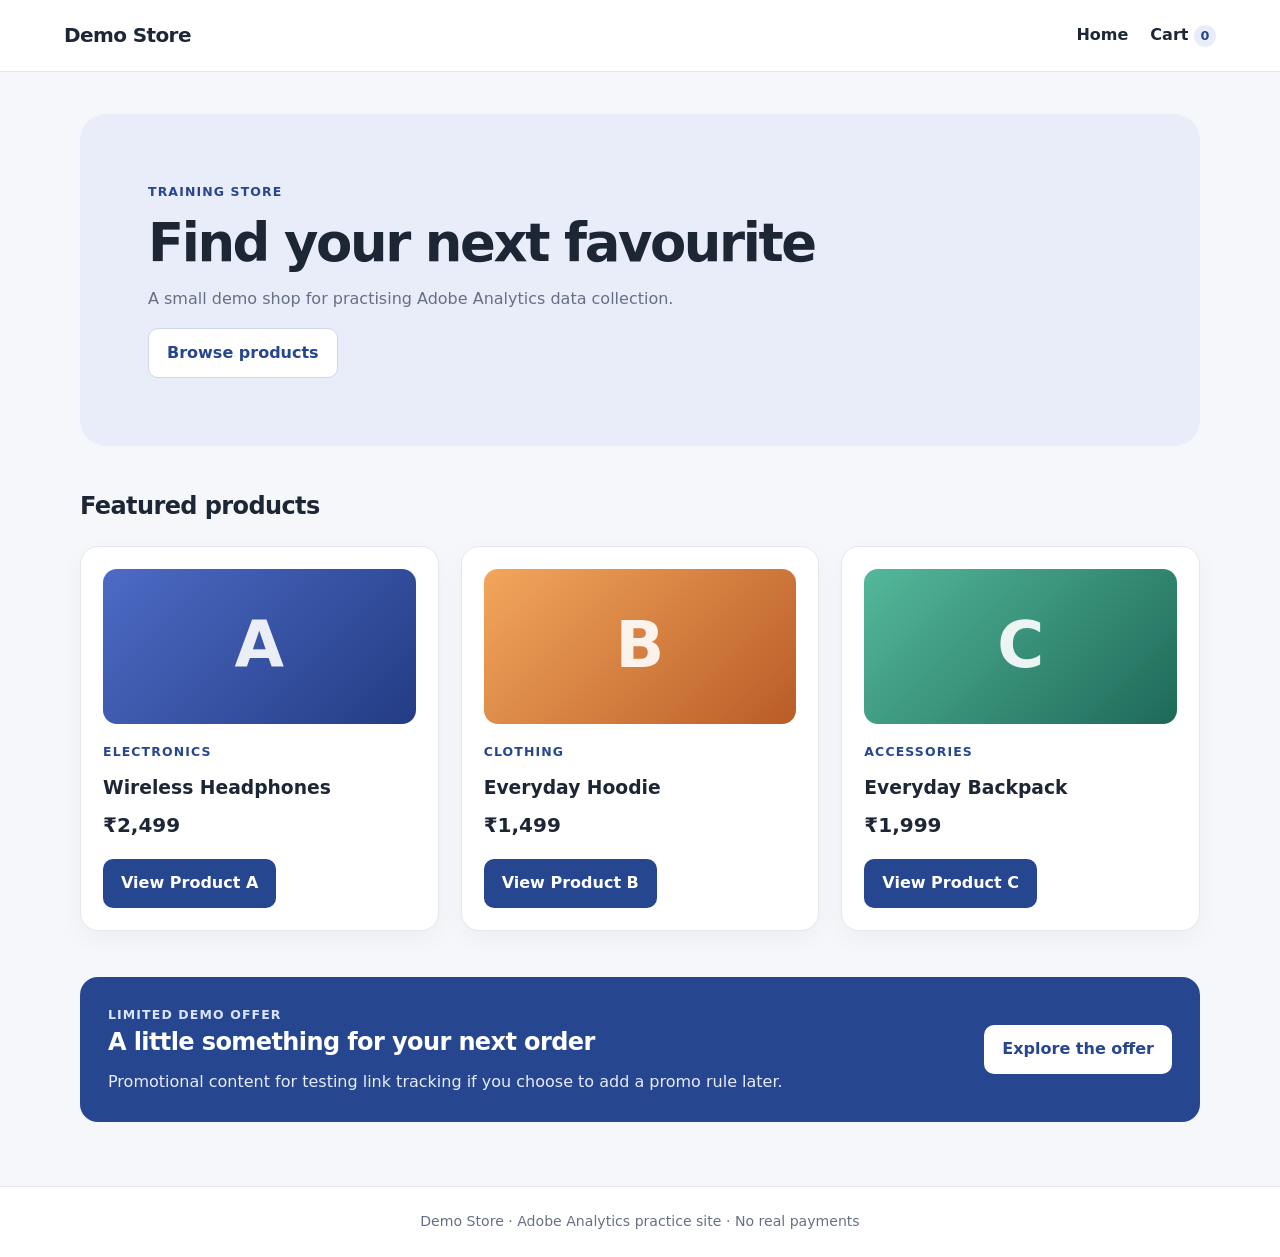
<file: index.html>
<!DOCTYPE html>
<html lang="en">
<head>
  <meta charset="UTF-8">
  <meta name="viewport" content="width=device-width, initial-scale=1.0">
  <title>Demo Store | Home</title>
  <link rel="stylesheet" href="styles.css">
  <script src="https://assets.adobedtm.com/e9875dd51dbe/c8d783fd7436/launch-6d8ca5cf7bfb-development.min.js" async></script>
  <script src="site.js" defer></script>
</head>
<body data-page-type="home">
  <header class="site-header">
    <a class="brand" href="index.html" id="home-logo">Demo Store</a>
    <nav aria-label="Main navigation">
      <a href="index.html" id="nav-home">Home</a>
      <a href="cart.html" id="nav-cart">Cart <span id="cart-count">0</span></a>
    </nav>
  </header>

  <main class="container">
    <section class="hero">
      <p class="eyebrow">TRAINING STORE</p>
      <h1>Find your next favourite</h1>
      <p>A small demo shop for practising Adobe Analytics data collection.</p>
      <a class="button button-secondary" href="#products" id="browse-products-link">Browse products</a>
    </section>

    <section id="products" class="section">
      <h2>Featured products</h2>
      <div class="product-grid">
        <article class="product-card">
          <div class="product-art art-blue" aria-hidden="true">A</div>
          <p class="category-label">Electronics</p>
          <h3>Wireless Headphones</h3>
          <p class="price">₹2,499</p>
          <a class="button product-link" id="product-a-link" data-product-id="Product_A" href="product.html?product=Product_A">View Product A</a>
        </article>
        <article class="product-card">
          <div class="product-art art-orange" aria-hidden="true">B</div>
          <p class="category-label">Clothing</p>
          <h3>Everyday Hoodie</h3>
          <p class="price">₹1,499</p>
          <a class="button product-link" id="product-b-link" data-product-id="Product_B" href="product.html?product=Product_B">View Product B</a>
        </article>
        <article class="product-card">
          <div class="product-art art-green" aria-hidden="true">C</div>
          <p class="category-label">Accessories</p>
          <h3>Everyday Backpack</h3>
          <p class="price">₹1,999</p>
          <a class="button product-link" id="product-c-link" data-product-id="Product_C" href="product.html?product=Product_C">View Product C</a>
        </article>
      </div>
    </section>

    <section class="promo-banner" aria-labelledby="promo-heading">
      <div>
        <p class="eyebrow">LIMITED DEMO OFFER</p>
        <h2 id="promo-heading">A little something for your next order</h2>
        <p>Promotional content for testing link tracking if you choose to add a promo rule later.</p>
      </div>
      <a href="product.html?product=Product_A&utm_campaign=Campaign_B" class="button button-light" id="promo-product-link" data-promo-type="Summer_Sale">Explore the offer</a>
    </section>
  </main>

  <footer class="site-footer">Demo Store · Adobe Analytics practice site · No real payments</footer>
</body>
</html>
</file>
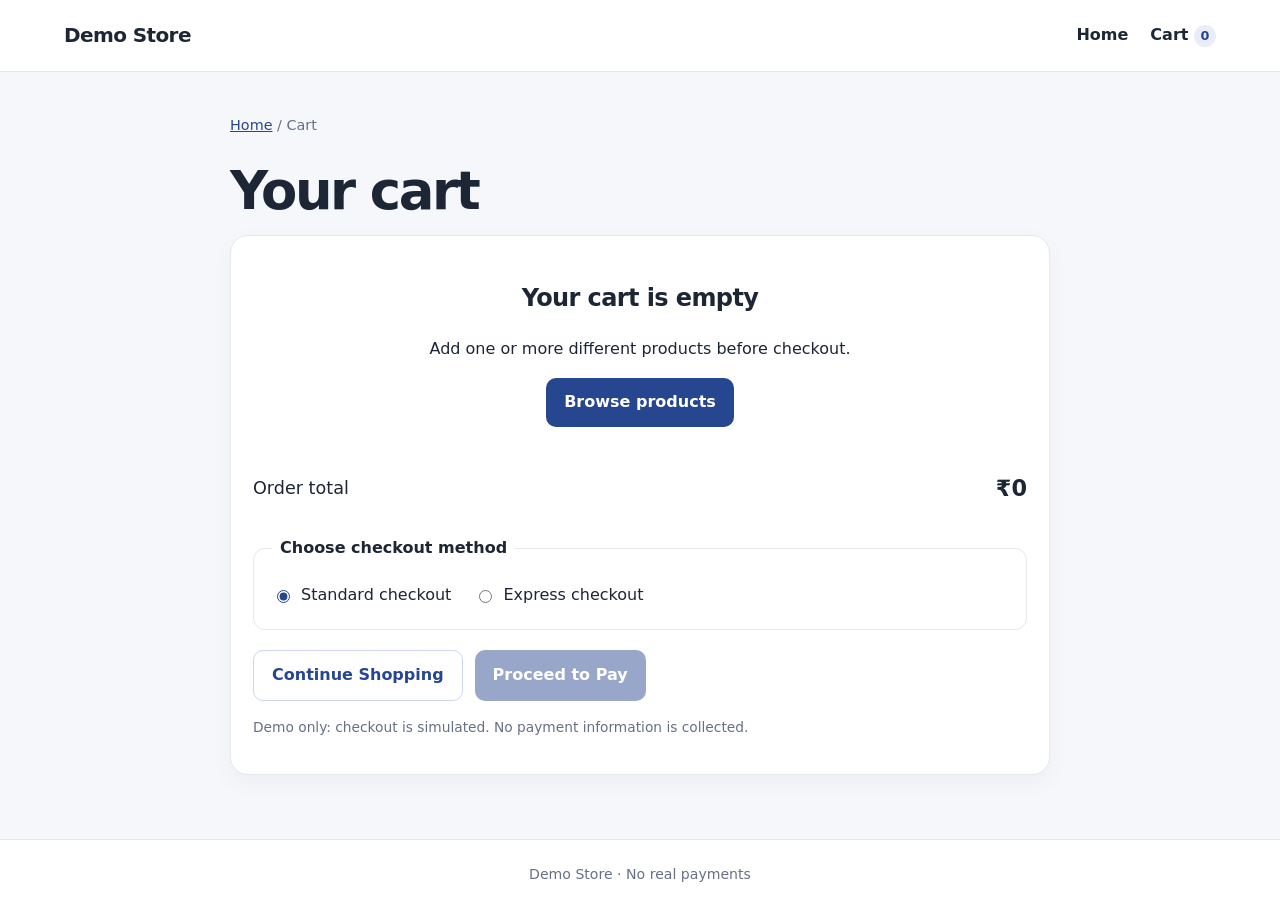
<file: cart.html>
<!DOCTYPE html>
<html lang="en">
<head>
  <meta charset="UTF-8">
  <meta name="viewport" content="width=device-width, initial-scale=1.0">
  <title>Demo Store | Cart</title>
  <link rel="stylesheet" href="styles.css">
  <script src="https://assets.adobedtm.com/e9875dd51dbe/c8d783fd7436/launch-6d8ca5cf7bfb-development.min.js" async></script>
  <script src="site.js" defer></script>
</head>
<body data-page-type="cart">
  <header class="site-header">
    <a class="brand" href="index.html" id="home-logo">Demo Store</a>
    <nav aria-label="Main navigation">
      <a href="index.html" id="nav-home">Home</a>
      <a href="cart.html" id="nav-cart" aria-current="page">Cart <span id="cart-count">0</span></a>
    </nav>
  </header>

  <main class="container narrow">
    <p class="breadcrumbs"><a href="index.html" id="breadcrumb-home">Home</a> / Cart</p>
    <h1>Your cart</h1>
    <section id="cart-content" class="panel" aria-live="polite">
      <div id="cart-items"></div>
      <div class="cart-total">
        <span>Order total</span>
        <strong id="cart-total">₹0</strong>
      </div>

      <fieldset class="checkout-options">
        <legend>Choose checkout method</legend>
        <label class="choice">
          <input type="radio" name="checkout-method" id="checkout-standard" value="Standard" checked>
          Standard checkout
        </label>
        <label class="choice">
          <input type="radio" name="checkout-method" id="checkout-express" value="Express">
          Express checkout
        </label>
      </fieldset>

      <p id="cart-message" class="status-message" role="status" aria-live="polite"></p>
      <div class="button-row">
        <a class="button button-secondary" href="index.html#products" id="continue-shopping-button">Continue Shopping</a>
        <button type="button" class="button" id="proceed-to-pay-button" data-action="checkout-start">Proceed to Pay</button>
      </div>
      <p class="small-note">Demo only: checkout is simulated. No payment information is collected.</p>
    </section>
  </main>

  <footer class="site-footer">Demo Store · No real payments</footer>
</body>
</html>
</file>
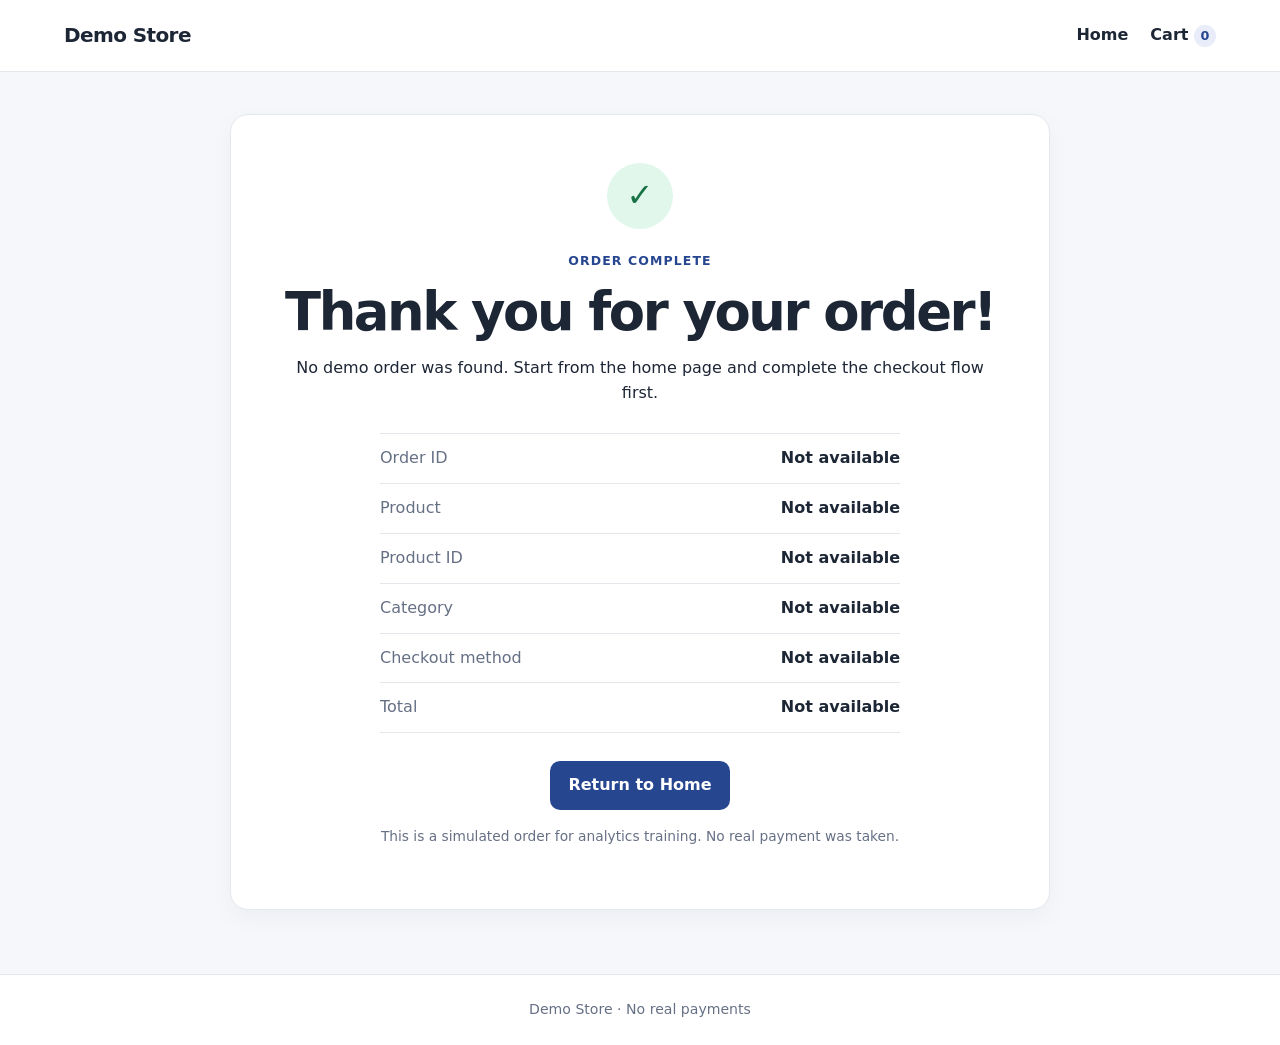
<file: confirmation.html>
<!DOCTYPE html>
<html lang="en">
<head>
  <meta charset="UTF-8">
  <meta name="viewport" content="width=device-width, initial-scale=1.0">
  <title>Demo Store | Order Confirmation</title>
  <link rel="stylesheet" href="styles.css">
  <script src="https://assets.adobedtm.com/e9875dd51dbe/c8d783fd7436/launch-6d8ca5cf7bfb-development.min.js" async></script>
  <script src="site.js" defer></script>
</head>
<body data-page-type="confirmation">
  <header class="site-header">
    <a class="brand" href="index.html" id="home-logo">Demo Store</a>
    <nav aria-label="Main navigation">
      <a href="index.html" id="nav-home">Home</a>
      <a href="cart.html" id="nav-cart">Cart <span id="cart-count">0</span></a>
    </nav>
  </header>

  <main class="container narrow">
    <section class="confirmation-panel panel">
      <div class="success-icon" aria-hidden="true">✓</div>
      <p class="eyebrow">ORDER COMPLETE</p>
      <h1 id="confirmation-heading">Thank you for your order!</h1>
      <p id="confirmation-message">Your demo order has been recorded.</p>
      <dl class="order-details">
        <div><dt>Order ID</dt><dd id="purchase-id">Not available</dd></div>
        <div><dt>Product</dt><dd id="confirmation-product-name">Not available</dd></div>
        <div><dt>Product ID</dt><dd id="confirmation-product-id">Not available</dd></div>
        <div><dt>Category</dt><dd id="confirmation-product-category">Not available</dd></div>
        <div><dt>Checkout method</dt><dd id="confirmation-checkout-method">Not available</dd></div>
        <div><dt>Total</dt><dd id="confirmation-total">Not available</dd></div>
      </dl>
      <a class="button" href="index.html" id="return-home-button">Return to Home</a>
      <p class="small-note">This is a simulated order for analytics training. No real payment was taken.</p>
    </section>
  </main>

  <footer class="site-footer">Demo Store · No real payments</footer>
</body>
</html>
</file>
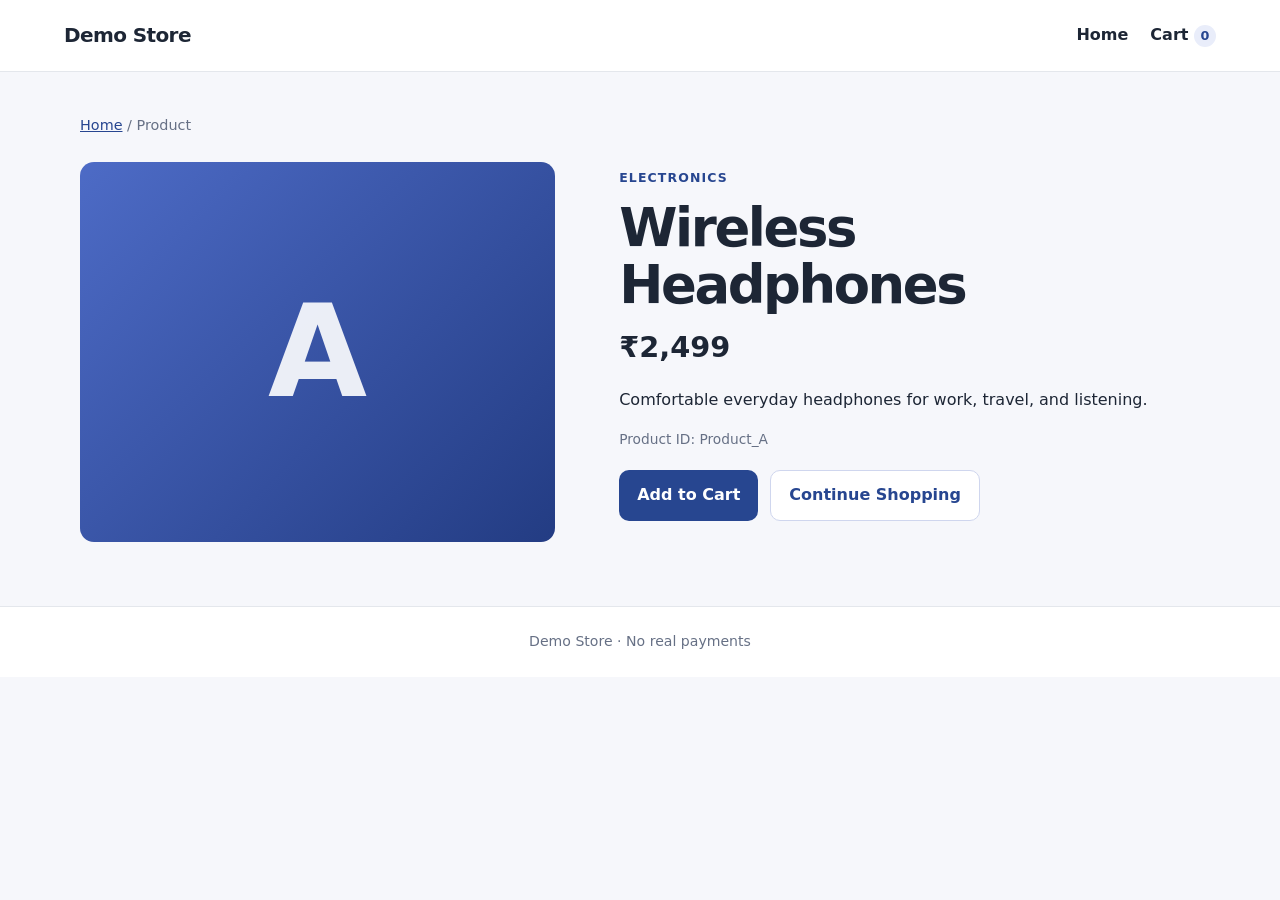
<file: product.html>
<!DOCTYPE html>
<html lang="en">
<head>
  <meta charset="UTF-8">
  <meta name="viewport" content="width=device-width, initial-scale=1.0">
  <title>Demo Store | Product</title>
  <link rel="stylesheet" href="styles.css">
  <script src="https://assets.adobedtm.com/e9875dd51dbe/c8d783fd7436/launch-6d8ca5cf7bfb-development.min.js" async></script>
  <script src="site.js" defer></script>
</head>
<body data-page-type="product">
  <header class="site-header">
    <a class="brand" href="index.html" id="home-logo">Demo Store</a>
    <nav aria-label="Main navigation">
      <a href="index.html" id="nav-home">Home</a>
      <a href="cart.html" id="nav-cart">Cart <span id="cart-count">0</span></a>
    </nav>
  </header>

  <main class="container">
    <p class="breadcrumbs"><a href="index.html" id="breadcrumb-home">Home</a> / Product</p>
    <section class="product-detail">
      <div id="product-art" class="product-art product-art-large art-blue" aria-hidden="true">A</div>
      <div class="product-copy">
        <p id="product-category" class="category-label">Electronics</p>
        <h1 id="product-name">Wireless Headphones</h1>
        <p id="product-price" class="price price-large">₹2,499</p>
        <p id="product-description">Comfortable everyday headphones for work, travel, and listening.</p>
        <p class="small-note">Product ID: <span id="product-id-display">Product_A</span></p>
        <div class="button-row">
          <button type="button" class="button" id="add-to-cart-button" data-action="add-to-cart">Add to Cart</button>
          <a class="button button-secondary" id="back-to-products-link" href="index.html#products">Continue Shopping</a>
        </div>
        <p id="product-message" class="status-message" role="status" aria-live="polite"></p>
      </div>
    </section>
  </main>

  <footer class="site-footer">Demo Store · No real payments</footer>
</body>
</html>
</file>
<file: styles.css>
* { box-sizing: border-box; }
:root {
  color-scheme: light;
  --ink: #1d2635;
  --muted: #667085;
  --line: #e4e7ec;
  --surface: #ffffff;
  --page: #f6f7fb;
  --brand: #274690;
  --brand-dark: #1d356d;
  --radius: 18px;
}
body {
  margin: 0;
  background: var(--page);
  color: var(--ink);
  font-family: Inter, ui-sans-serif, system-ui, -apple-system, BlinkMacSystemFont, "Segoe UI", sans-serif;
  line-height: 1.55;
}
a { color: var(--brand); }
.site-header {
  min-height: 72px; padding: 0 5vw; display: flex; align-items: center;
  justify-content: space-between; gap: 24px; background: var(--surface);
  border-bottom: 1px solid var(--line);
}
.brand { font-size: 1.25rem; font-weight: 800; color: var(--ink); text-decoration: none; letter-spacing: -.03em; }
nav { display: flex; align-items: center; gap: 22px; }
nav a { color: var(--ink); text-decoration: none; font-weight: 650; }
#cart-count { display: inline-grid; place-items: center; min-width: 22px; height: 22px; padding: 0 5px; border-radius: 99px; background: #e9edfa; color: var(--brand); font-size: .8rem; }
.container { width: min(1120px, 90vw); margin: 0 auto; padding: 42px 0 64px; }
.narrow { width: min(820px, 90vw); }
.hero { padding: clamp(32px, 6vw, 68px); background: #e9edfa; border-radius: 26px; }
.eyebrow, .category-label { color: var(--brand); font-size: .78rem; font-weight: 800; text-transform: uppercase; letter-spacing: .09em; }
h1, h2, h3, p { margin-top: 0; }
h1 { font-size: clamp(2rem, 5vw, 3.3rem); line-height: 1.08; letter-spacing: -.045em; margin-bottom: 16px; }
h2 { letter-spacing: -.025em; }
.hero p:not(.eyebrow) { color: var(--muted); max-width: 620px; }
.section { padding: 42px 0 18px; }
.product-grid { display: grid; grid-template-columns: repeat(3, minmax(0, 1fr)); gap: 22px; }
.product-card, .panel { background: var(--surface); border: 1px solid var(--line); border-radius: var(--radius); padding: 22px; box-shadow: 0 8px 24px rgba(20, 30, 55, .04); }
.product-card h3 { margin-bottom: 5px; }
.product-art { display: grid; place-items: center; min-height: 155px; border-radius: 14px; font-size: 4rem; font-weight: 900; color: rgba(255,255,255,.9); margin-bottom: 18px; }
.art-blue { background: linear-gradient(135deg, #4d6bc6, #233c83); }
.art-orange { background: linear-gradient(135deg, #f3a65c, #b95c28); }
.art-green { background: linear-gradient(135deg, #54b89b, #1e6958); }
.price { font-weight: 800; font-size: 1.25rem; margin: 8px 0 18px; }
.price-large { font-size: 1.8rem; }
.button { display: inline-flex; align-items: center; justify-content: center; border: 0; border-radius: 10px; padding: 12px 18px; min-height: 46px; background: var(--brand); color: white; font: inherit; font-weight: 750; text-decoration: none; cursor: pointer; transition: background .15s ease, transform .15s ease; }
.button:hover { background: var(--brand-dark); transform: translateY(-1px); }
.button-secondary { color: var(--brand); background: white; border: 1px solid #cfd6ee; }
.button-secondary:hover { background: #f4f6ff; color: var(--brand-dark); }
.button-light { background: white; color: var(--brand); }
.button-light:hover { background: #f4f6ff; color: var(--brand-dark); }
.promo-banner { margin-top: 28px; padding: 28px; display: flex; align-items: center; justify-content: space-between; gap: 24px; background: #274690; color: white; border-radius: var(--radius); }
.promo-banner .eyebrow { color: #dbe4ff; }
.promo-banner p { margin-bottom: 0; color: #e7ecff; }
.promo-banner h2 { margin-bottom: 8px; }
.product-detail { display: grid; grid-template-columns: minmax(260px, .9fr) 1.1fr; gap: clamp(28px, 5vw, 64px); align-items: center; }
.product-art-large { min-height: 380px; font-size: 8rem; margin: 0; }
.product-copy h1 { margin-bottom: 12px; }
.button-row { display: flex; flex-wrap: wrap; gap: 12px; margin-top: 20px; }
.breadcrumbs { color: var(--muted); font-size: .9rem; margin-bottom: 26px; }
.small-note { color: var(--muted); font-size: .86rem; margin-top: 16px; }
.status-message { color: #176b45; font-weight: 650; margin-top: 14px; }
.cart-item { display: grid; grid-template-columns: 100px 1fr auto; gap: 18px; align-items: center; padding-bottom: 22px; border-bottom: 1px solid var(--line); }
.cart-item .product-art { min-height: 100px; margin: 0; font-size: 2.5rem; }
.cart-item h2 { margin-bottom: 4px; font-size: 1.2rem; }
.cart-item p { margin-bottom: 4px; }
.cart-total { display: flex; justify-content: space-between; align-items: center; padding: 22px 0; font-size: 1.1rem; }
.cart-total strong { font-size: 1.4rem; }
.checkout-options { border: 1px solid var(--line); border-radius: 12px; padding: 16px 18px; margin: 8px 0 16px; }
.checkout-options legend { padding: 0 8px; font-weight: 750; }
.choice { display: inline-flex; align-items: center; gap: 8px; margin: 6px 18px 6px 0; }
input[type="radio"] { accent-color: var(--brand); }
.empty-cart { text-align: center; padding: 22px 0; }
.confirmation-panel { text-align: center; padding: clamp(24px, 5vw, 48px); }
.success-icon { display: grid; place-items: center; width: 66px; height: 66px; margin: 0 auto 22px; border-radius: 50%; background: #e1f7eb; color: #177245; font-size: 2rem; font-weight: 900; }
.order-details { margin: 28px auto; max-width: 520px; text-align: left; border-top: 1px solid var(--line); }
.order-details div { display: flex; justify-content: space-between; gap: 20px; padding: 12px 0; border-bottom: 1px solid var(--line); }
.order-details dt { color: var(--muted); }
.order-details dd { margin: 0; font-weight: 750; text-align: right; overflow-wrap: anywhere; }
.site-footer { padding: 24px 5vw; text-align: center; color: var(--muted); font-size: .88rem; border-top: 1px solid var(--line); background: white; }
@media (max-width: 760px) {
  .product-grid { grid-template-columns: 1fr; }
  .product-detail { grid-template-columns: 1fr; }
  .product-art-large { min-height: 240px; }
  .promo-banner { align-items: flex-start; flex-direction: column; }
  .cart-item { grid-template-columns: 76px 1fr; }
  .cart-item > .price { grid-column: 2; margin: 0; }
  .site-header { padding: 0 5vw; }
}

/* Multi-product cart additions */
.cart-item { margin-bottom: 18px; }
.cart-item-actions { display: flex; flex-direction: column; align-items: flex-end; gap: 8px; }
.remove-cart-item-button { min-height: 36px; padding: 7px 12px; font-size: .9rem; }
.button-disabled, .button:disabled { opacity: .48; cursor: not-allowed; transform: none; }
.button-disabled:hover, .button:disabled:hover { background: var(--brand); transform: none; }
</file>
